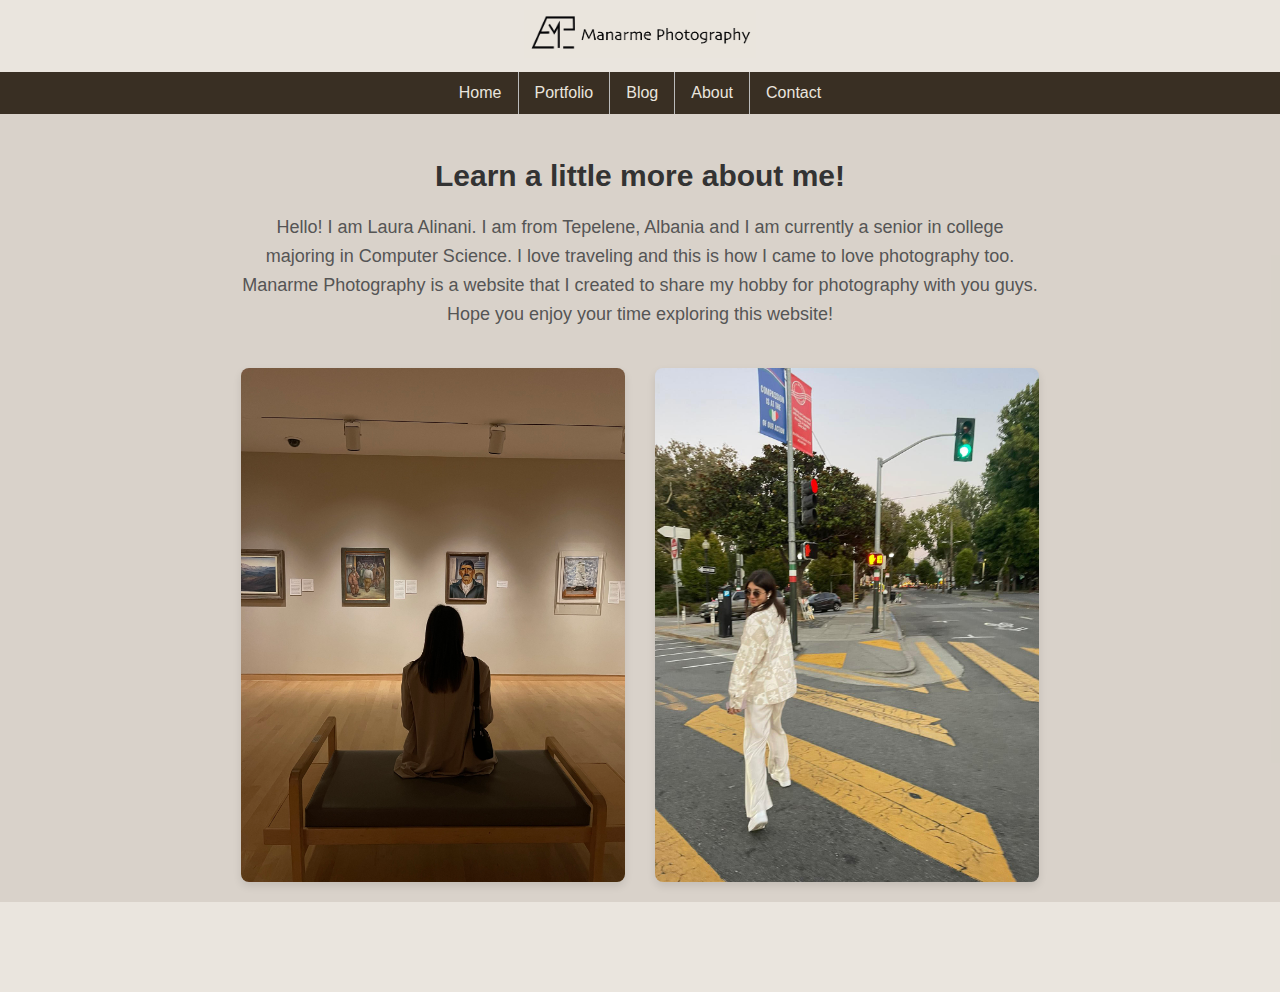
<file: html/about.html>
<!DOCTYPE html>
<html lang="en">

<head>
    <title></title>
    <link href="../css/about.css" rel="stylesheet" />
</head>

<body>

    <header>
        <div id="head">
            <img src="../images/Logo.png" width="232.6" height="48.4">
        </div>
        <nav>

            <ul>
                <li><a href="../index.html">Home</a></li>
                <li><a href="../html/portfolio.html">Portfolio</a></li>
                <li><a href="../html/blog.html">Blog</a></li>
                <li><a href="../html/about.html">About</a></li>
                <li><a href="../html/contact.html">Contact</a></li>
            </ul>

        </nav>

    </header>

    <main>

        <h2>Learn a little more about me!</h2>

        <p id="aboutText">Hello! I am Laura Alinani. I am from Tepelene, Albania and I am currently a senior in
            college
            majoring in Computer Science. I love traveling and this is how I came to love photography too.
            Manarme
            Photography is a website that I created to share my hobby for photography with you guys.
            Hope you enjoy your time exploring this website!
        </p>

        <div>
            <img src="../images/32.jpg" width="384" height="514" id="img12">
            <img src="../images/33.JPG" width="384" height="514" id="img21">
        </div>

    </main>

    <footer>
        <p>&copy;2024 Manarme Photography</p>
    </footer>

</body>

</html>
</file>
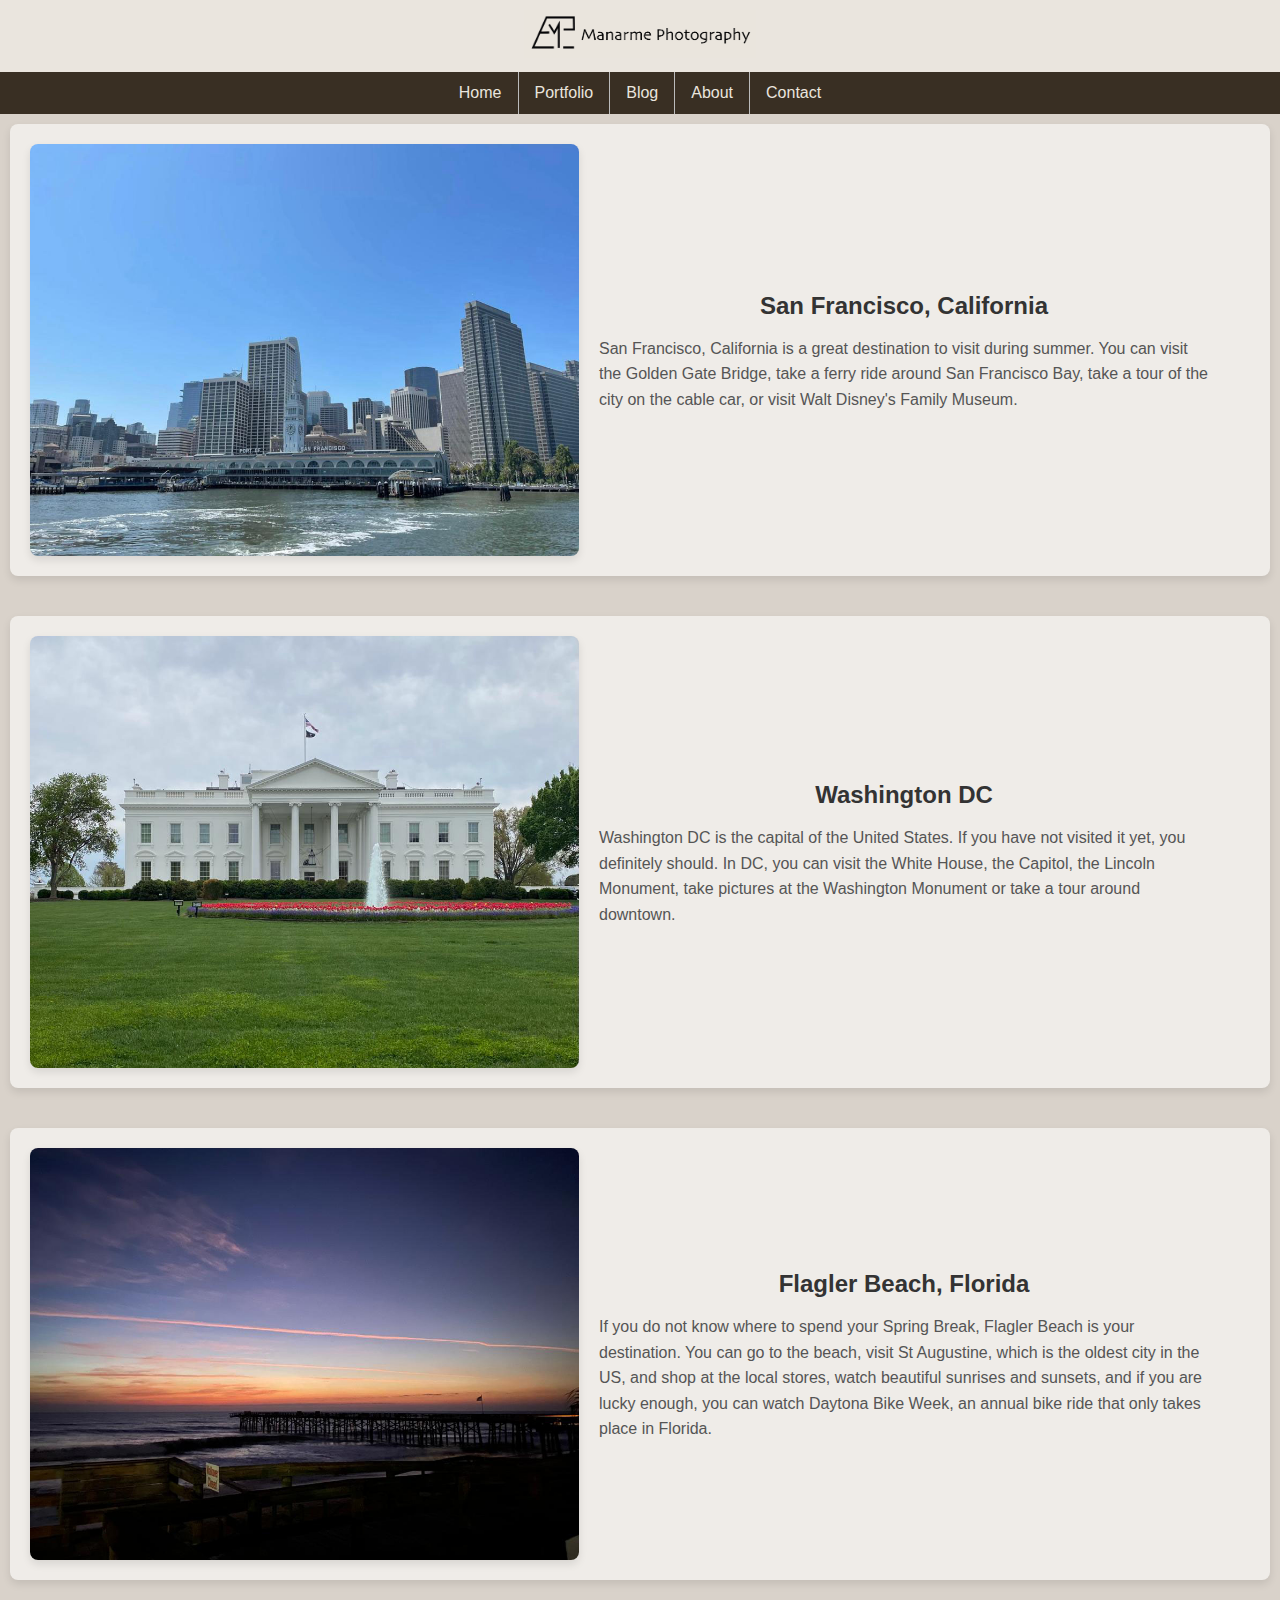
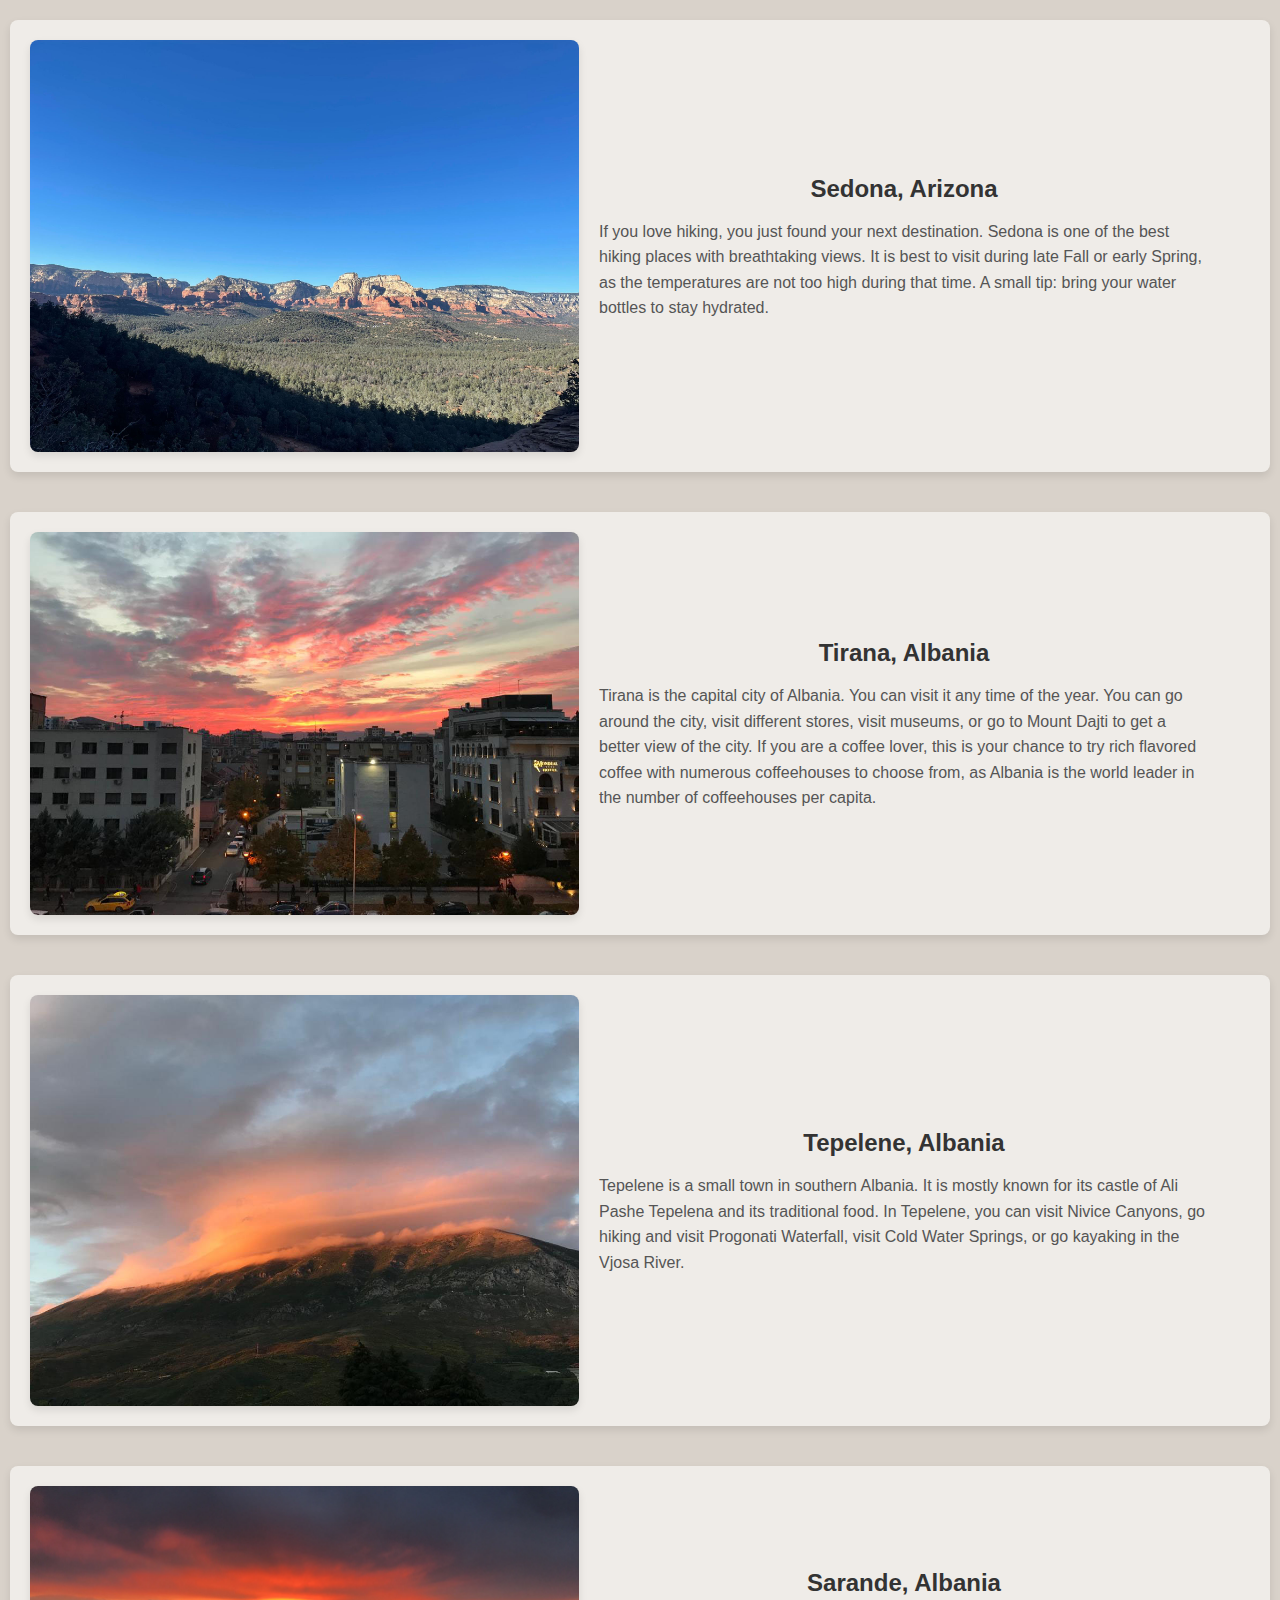
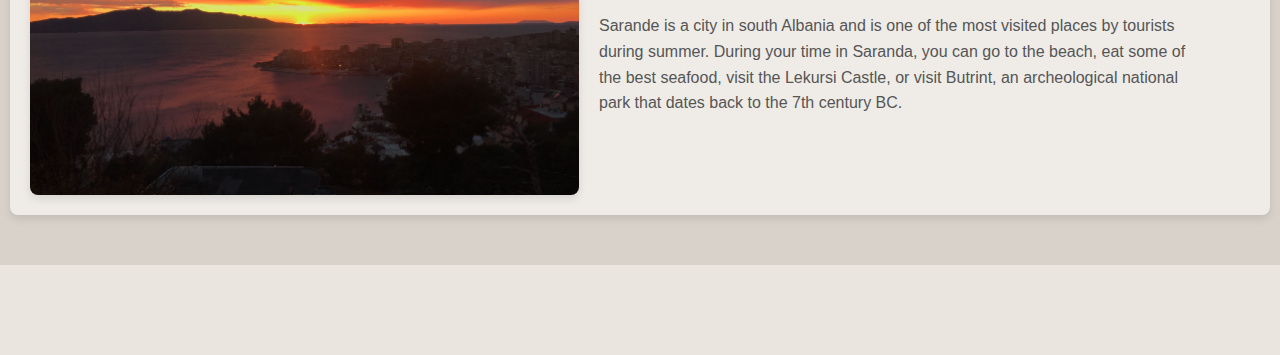
<file: html/blog.html>
<!DOCTYPE html>
<html lang="en">

<head>
    <title>Blog</title>
    <link href="../css/blog.css" rel="stylesheet" />
</head>

<body>
    <div id="container">
        <header>
            <div id="head">
                <img src="../images/Logo.png" width="232.6" height="48.4" alt="Logo">
            </div>

            <nav>
                <ul>
                    <li><a href="../index.html">Home</a></li>
                    <li><a href="../html/portfolio.html">Portfolio</a></li>
                    <li><a href="../html/blog.html">Blog</a></li>
                    <li><a href="../html/about.html">About</a></li>
                    <li><a href="../html/contact.html">Contact</a></li>
                </ul>
            </nav>
        </header>

        <main>
            <!-- Blog Post 1: San Francisco, California -->
            <div class="blog-post">
                <img src="../images/29.jpg" id="blog" alt="San Francisco, California">
                <div class="blog-post-text">
                    <h2>San Francisco, California</h2>
                    <p>San Francisco, California is a great destination to visit during summer. You can visit the Golden Gate Bridge, take a ferry ride around San Francisco Bay, take a tour of the city on the cable car, or visit Walt Disney's Family Museum.</p>
                </div>
            </div>

            <!-- Blog Post 2: Washington DC -->
            <div class="blog-post">
                <img src="../images/30.jpg" id="blog" alt="Washington DC">
                <div class="blog-post-text">
                    <h2>Washington DC</h2>
                    <p>Washington DC is the capital of the United States. If you have not visited it yet, you definitely should. In DC, you can visit the White House, the Capitol, the Lincoln Monument, take pictures at the Washington Monument or take a tour around downtown.</p>
                </div>
            </div>

            <!-- Blog Post 3: Flagler Beach, Florida -->
            <div class="blog-post">
                <img src="../images/22.jpg" id="blog" alt="Flagler Beach, Florida">
                <div class="blog-post-text">
                    <h2>Flagler Beach, Florida</h2>
                    <p>If you do not know where to spend your Spring Break, Flagler Beach is your destination. You can go to the beach, visit St Augustine, which is the oldest city in the US, and shop at the local stores, watch beautiful sunrises and sunsets, and if you are lucky enough, you can watch Daytona Bike Week, an annual bike ride that only takes place in Florida.</p>
                </div>
            </div>

            <!-- Blog Post 4: Sedona, Arizona -->
            <div class="blog-post">
                <img src="../images/31.JPG" id="blog" alt="Sedona, Arizona">
                <div class="blog-post-text">
                    <h2>Sedona, Arizona</h2>
                    <p>If you love hiking, you just found your next destination. Sedona is one of the best hiking places with breathtaking views. It is best to visit during late Fall or early Spring, as the temperatures are not too high during that time. A small tip: bring your water bottles to stay hydrated.</p>
                </div>
            </div>

            <!-- Blog Post 5: Tirana, Albania -->
            <div class="blog-post">
                <img src="../images/3.jpg" id="blog" alt="Tirana, Albania">
                <div class="blog-post-text">
                    <h2>Tirana, Albania</h2>
                    <p>Tirana is the capital city of Albania. You can visit it any time of the year. You can go around the city, visit different stores, visit museums, or go to Mount Dajti to get a better view of the city. If you are a coffee lover, this is your chance to try rich flavored coffee with numerous coffeehouses to choose from, as Albania is the world leader in the number of coffeehouses per capita.</p>
                </div>
            </div>

            <!-- Blog Post 6: Tepelene, Albania -->
            <div class="blog-post">
                <img src="../images/4.jpg" id="blog" alt="Tepelene, Albania">
                <div class="blog-post-text">
                    <h2>Tepelene, Albania</h2>
                    <p>Tepelene is a small town in southern Albania. It is mostly known for its castle of Ali Pashe Tepelena and its traditional food. In Tepelene, you can visit Nivice Canyons, go hiking and visit Progonati Waterfall, visit Cold Water Springs, or go kayaking in the Vjosa River.</p>
                </div>
            </div>

            <!-- Blog Post 7: Sarande, Albania -->
            <div class="blog-post">
                <img src="../images/1.JPG" id="blog" alt="Sarande, Albania">
                <div class="blog-post-text">
                    <h2>Sarande, Albania</h2>
                    <p>Sarande is a city in south Albania and is one of the most visited places by tourists during summer. During your time in Saranda, you can go to the beach, eat some of the best seafood, visit the Lekursi Castle, or visit Butrint, an archeological national park that dates back to the 7th century BC.</p>
                </div>
            </div>
        </main>

        <footer>
            <p>&copy;2024 Manarme Photography</p>
        </footer>

    </div>
</body>

</html>
</file>
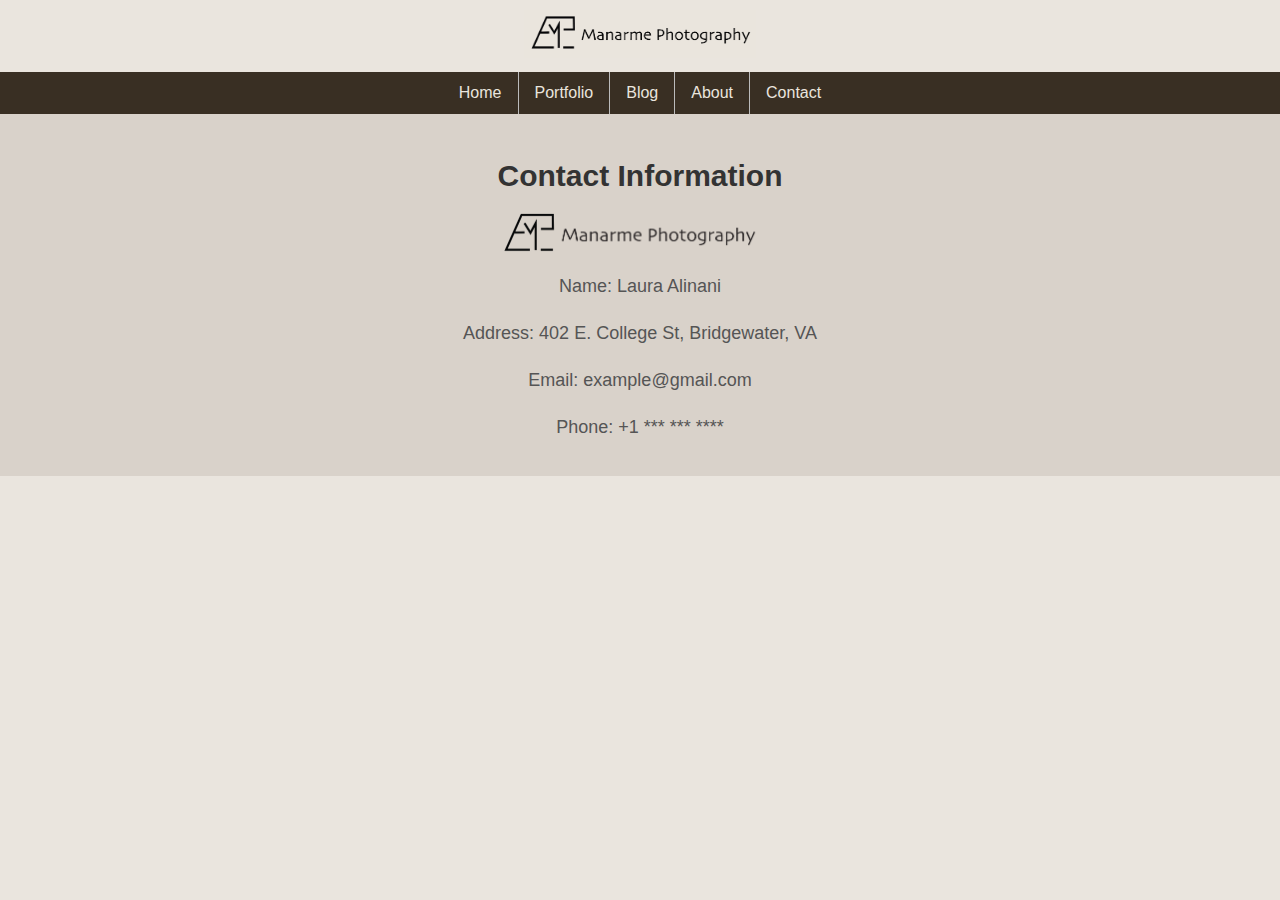
<file: html/contact.html>
<!DOCTYPE html>
<html lang="en">

<head>
    <title></title>
    <link href="../css/contact.css" rel="stylesheet" />
</head>

<body>
    <div id="container">
        <header>

            <div id="head">
                <img src="../images/Logo.png" width="232.6" height="48.4">
            </div>
            <nav>

                <ul>
                    <li><a href="../index.html">Home</a></li>
                <li><a href="../html/portfolio.html">Portfolio</a></li>
                <li><a href="../html/blog.html">Blog</a></li>
                <li><a href="../html/about.html">About</a></li>
                <li><a href="../html/contact.html">Contact</a></li>
                </ul>

            </nav>

        </header>
        <main>
            <h2>Contact Information</h2>
            <img src="../images/MP Logo.png" width="272.125 px" height="39.25 px" id="MPlogo">
            <p id="contactText">Name: Laura Alinani</p>
            <p id="contactText"> Address: 402 E. College St, Bridgewater, VA</p>
            <p id="contactText">Email: example@gmail.com</p>
            <p id="contactText">Phone: +1 *** *** ****</p>


        </main>

        <footer>
            <p>&copy;2024 Manarme Photography</p>
        </footer>

</body>

</html>
</file>
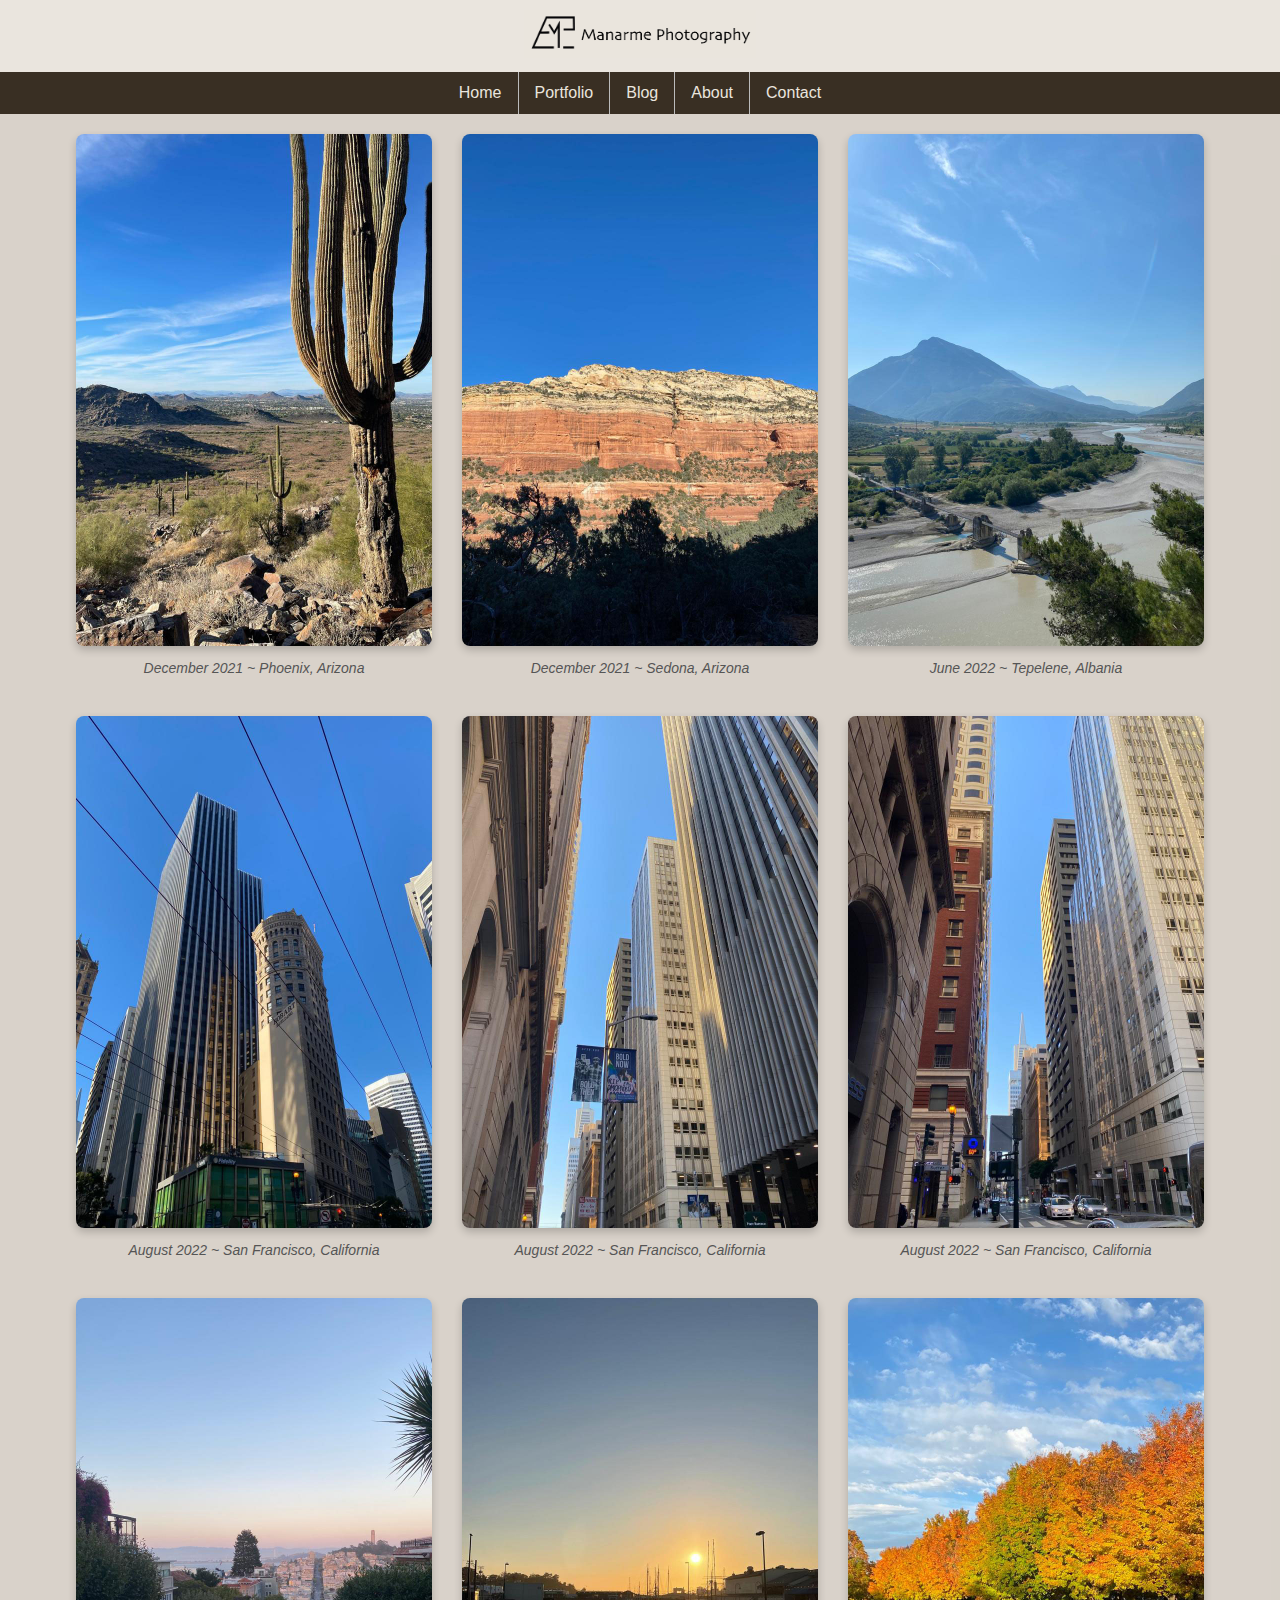
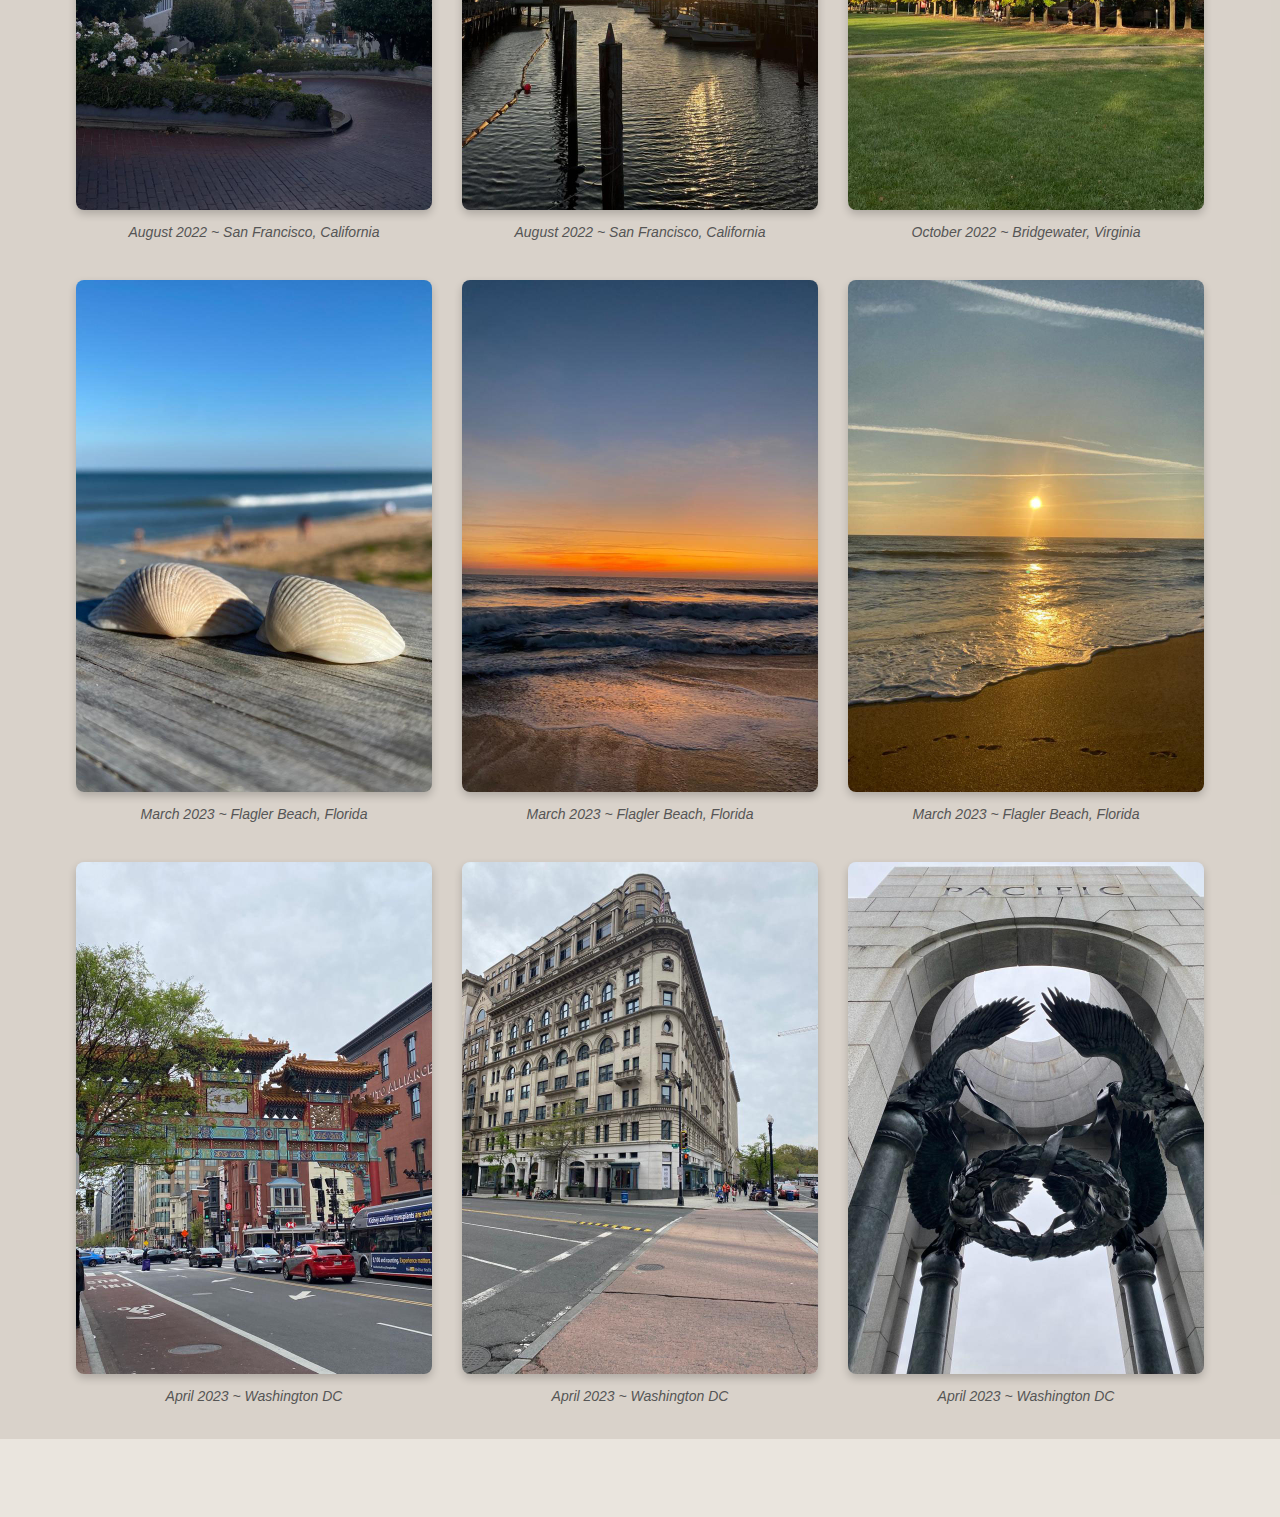
<file: html/portfolio.html>
<!DOCTYPE html>
<html lang="en">

<head>
    <title>Portfolio - Manarme Photography</title>
    <link href="../css/portfolio.css" rel="stylesheet" />
</head>

<body>

    <header>
        <div id="head">
            <img src="../images/Logo.png" width="232.6" height="48.4" alt="Logo">
        </div>

        <nav>
            <ul>
                <li><a href="../index.html">Home</a></li>
                <li><a href="../html/portfolio.html">Portfolio</a></li>
                <li><a href="../html/blog.html">Blog</a></li>
                <li><a href="../html/about.html">About</a></li>
                <li><a href="../html/contact.html">Contact</a></li>
            </ul>
        </nav>
    </header>

    <main>
        <!-- Portfolio Images and Captions -->
        <div class="portfolio-item">
            <img src="../images/6.jpg" id="portfolio" alt="Phoenix, Arizona">
            <p id="portfolioText">December 2021 ~ Phoenix, Arizona</p>
        </div>

        <div class="portfolio-item">
            <img src="../images/7.jpg" id="portfolio" alt="Sedona, Arizona">
            <p id="portfolioText">December 2021 ~ Sedona, Arizona</p>
        </div>

        <div class="portfolio-item">
            <img src="../images/10.jpg" id="portfolio" alt="Tepelene, Albania">
            <p id="portfolioText">June 2022 ~ Tepelene, Albania</p>
        </div>

        <div class="portfolio-item">
            <img src="../images/13.jpg" id="portfolio" alt="San Francisco, California">
            <p id="portfolioText">August 2022 ~ San Francisco, California</p>
        </div>

        <div class="portfolio-item">
            <img src="../images/14.jpg" id="portfolio" alt="San Francisco, California">
            <p id="portfolioText">August 2022 ~ San Francisco, California</p>
        </div>

        <div class="portfolio-item">
            <img src="../images/15.jpg" id="portfolio" alt="San Francisco, California">
            <p id="portfolioText">August 2022 ~ San Francisco, California</p>
        </div>

        <div class="portfolio-item">
            <img src="../images/16.jpg" id="portfolio" alt="San Francisco, California">
            <p id="portfolioText">August 2022 ~ San Francisco, California</p>
        </div>

        <div class="portfolio-item">
            <img src="../images/17.jpg" id="portfolio" alt="Bridgewater, Virginia">
            <p id="portfolioText">August 2022 ~ San Francisco, California</p>
        </div>

        <div class="portfolio-item">
            <img src="../images/18.jpg" id="portfolio" alt="Bridgewater, Virginia">
            <p id="portfolioText">October 2022 ~ Bridgewater, Virginia</p>
        </div>

        <div class="portfolio-item">
            <img src="../images/20.jpg" id="portfolio" alt="Flagler Beach, Florida">
            <p id="portfolioText">March 2023 ~ Flagler Beach, Florida</p>
        </div>

        <div class="portfolio-item">
            <img src="../images/23.jpg" id="portfolio" alt="Flagler Beach, Florida">
            <p id="portfolioText">March 2023 ~ Flagler Beach, Florida</p>
        </div>

        <div class="portfolio-item">
            <img src="../images/24.jpg" id="portfolio" alt="Flagler Beach, Florida">
            <p id="portfolioText">March 2023 ~ Flagler Beach, Florida</p>
        </div>

        <div class="portfolio-item">
            <img src="../images/25.jpg" id="portfolio" alt="Washington DC">
            <p id="portfolioText">April 2023 ~ Washington DC</p>
        </div>

        <div class="portfolio-item">
            <img src="../images/26.jpg" id="portfolio" alt="Washington DC">
            <p id="portfolioText">April 2023 ~ Washington DC</p>
        </div>

        <div class="portfolio-item">
            <img src="../images/28.jpg" id="portfolio" alt="Washington DC">
            <p id="portfolioText">April 2023 ~ Washington DC</p>
        </div>
    </main>

    <footer>
        <p>&copy;2024 Manarme Photography</p>
    </footer>

</body>

</html>
</file>
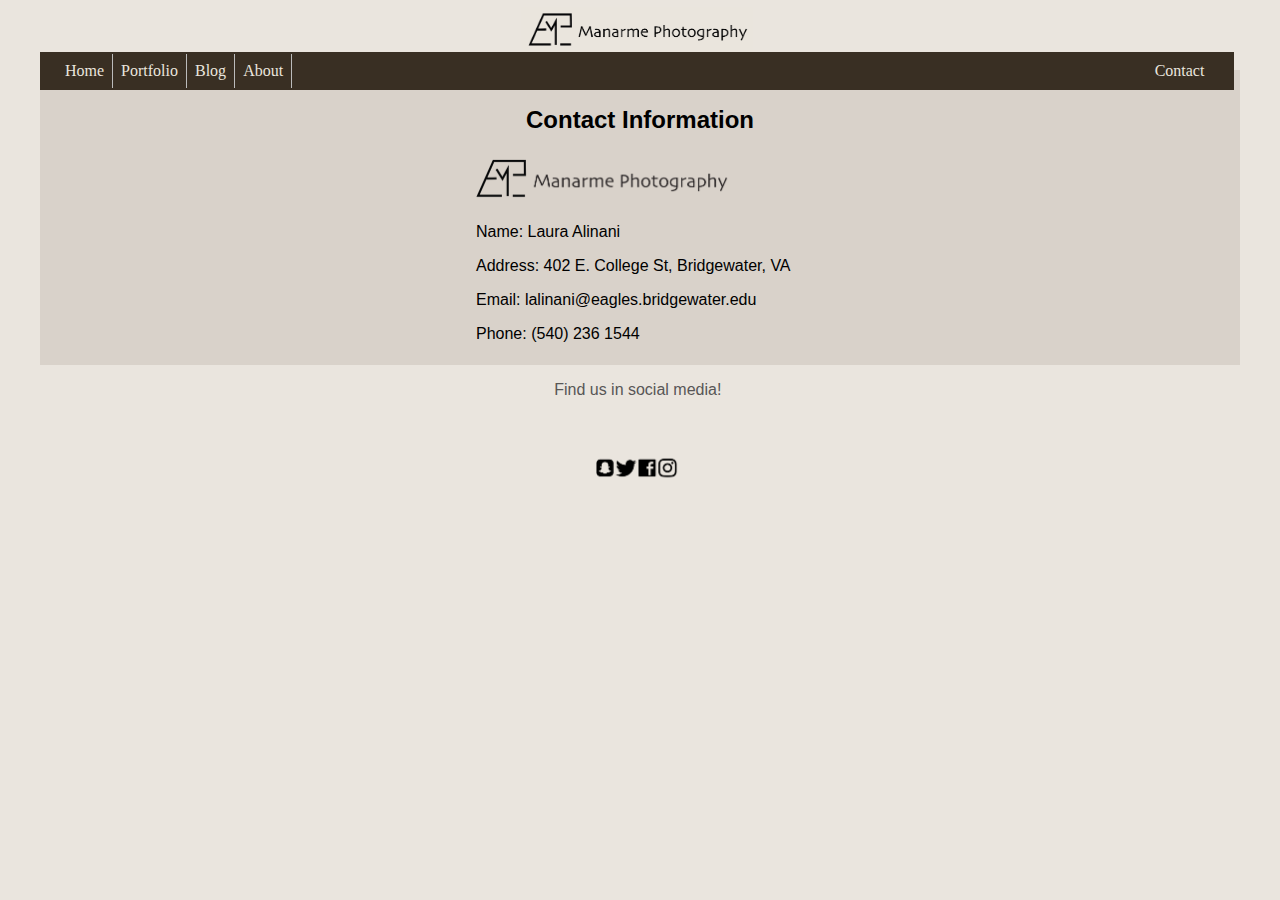
<file: problem_5_pages/contact.html>
<!DOCTYPE html>
<html lang="en">

<head>
    <title></title>
    <link href="../problem_5_css/problem5.css" rel="stylesheet" />
</head>

<body>
    <div id="container">
        <header>

            <div id="head">
                <img src="../images/Logo.png" width="232.6" height="48.4">
            </div>
            <nav>

                <ul>
                    <li><a href="../problem_5_root/index.html">Home</a></li>
                    <li><a href="../problem_5_pages/portfolio.html">Portfolio</a></li>
                    <li><a href="../problem_5_pages/blog.html">Blog</a></li>
                    <li><a href="../problem_5_pages/about.html">About</a></li>
                    <li><a href="../problem_5_pages/contact.html">Contact</a></li>
                </ul>

            </nav>

        </header>
        <main>
            <h2>Contact Information</h2>
            <img src="../images/MP Logo.png" width="272.125 px" height="39.25 px" id="MPlogo">
            <p id="contactText">Name: Laura Alinani</p>
            <p id="contactText"> Address: 402 E. College St, Bridgewater, VA</p>
            <p id="contactText">Email: lalinani@eagles.bridgewater.edu</p>
            <p id="contactText">Phone: (540) 236 1544</p>


        </main>

        <footer>
            <p>Find us in social media!</p>
            <img src="../images/Social Media.webp" width="93 px" height="93px" id="socialMedia">
        </footer>

</body>

</html>
</file>
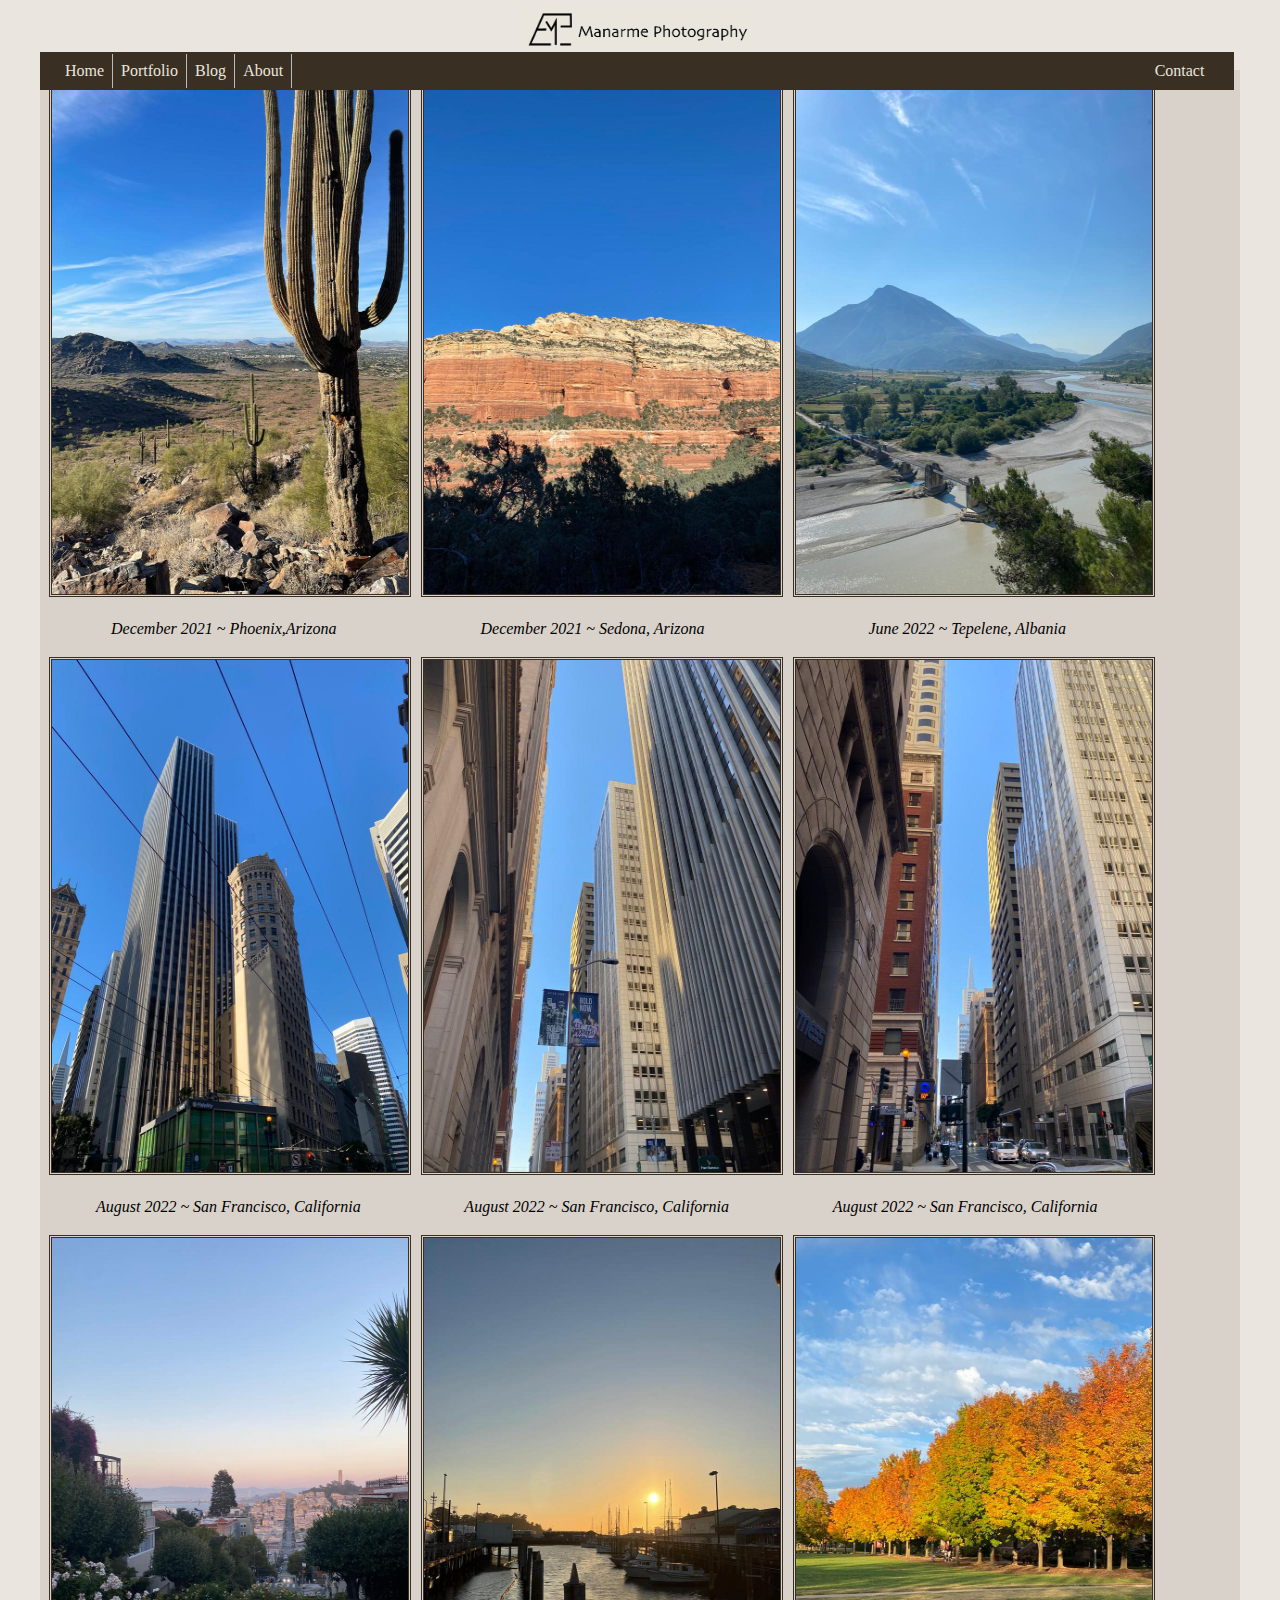
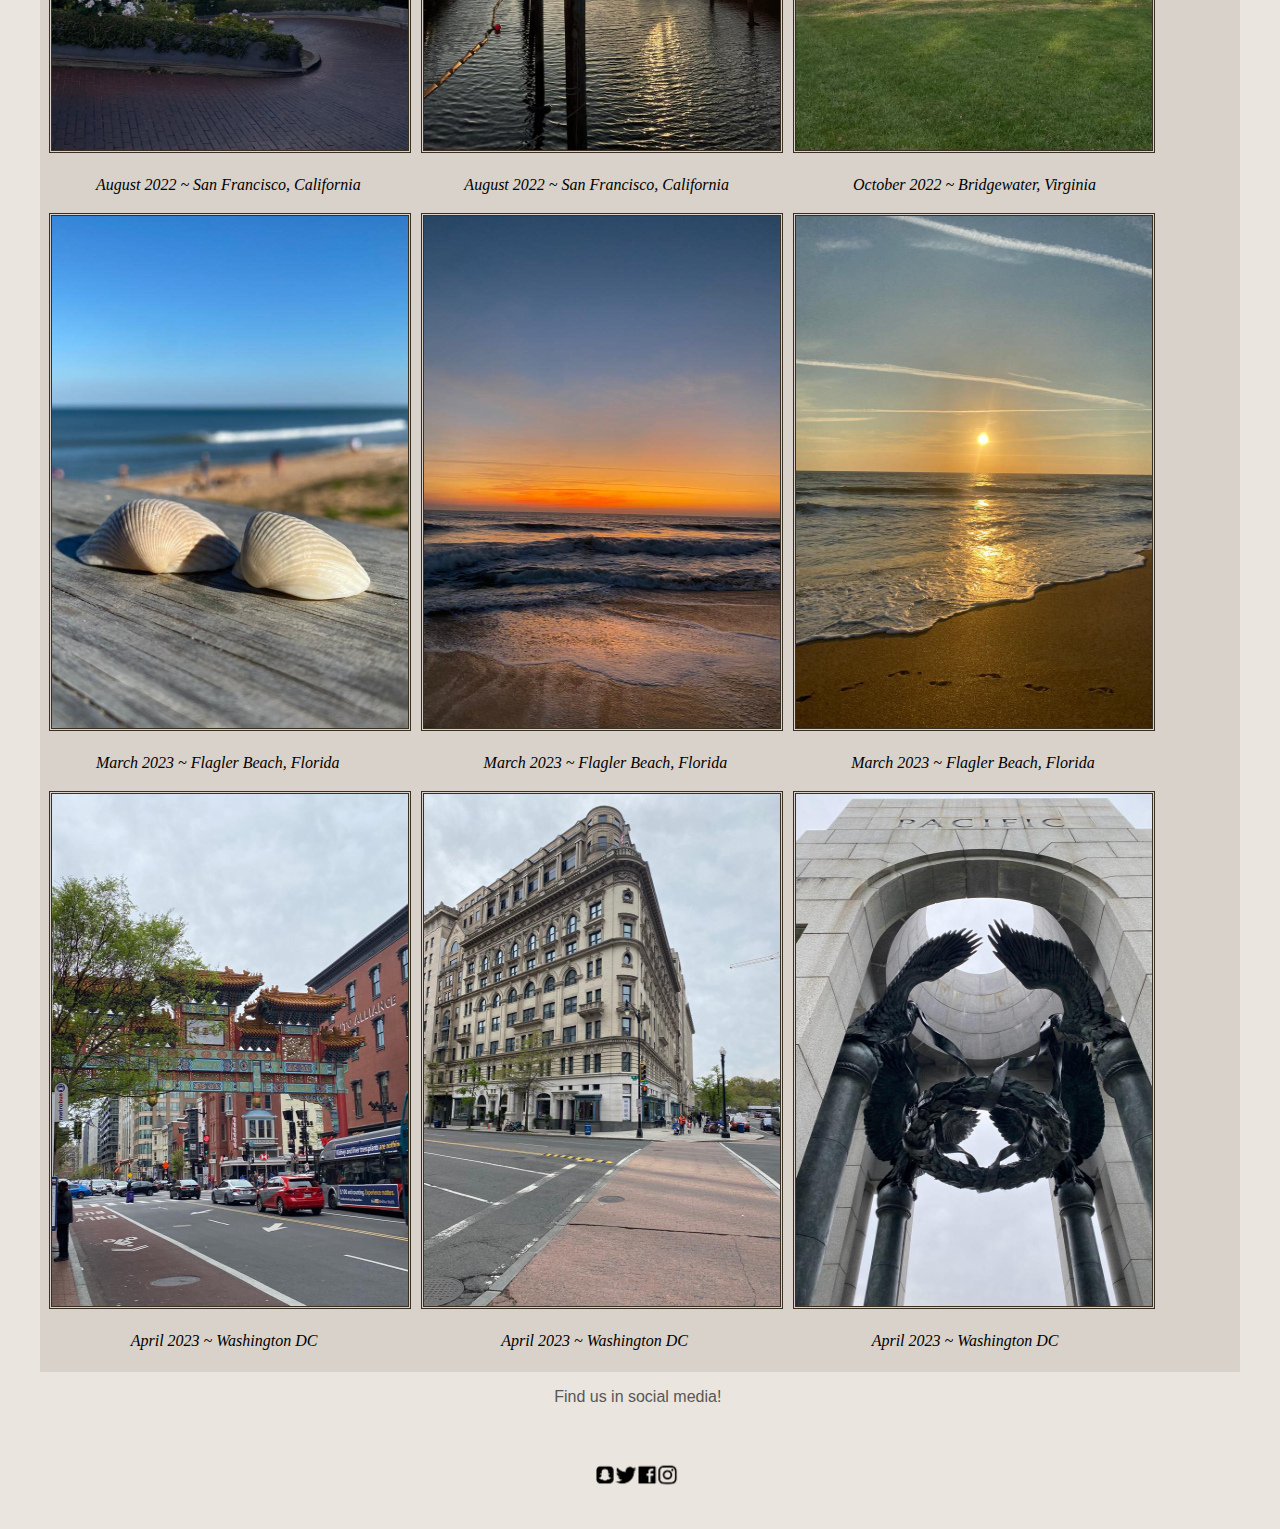
<file: problem_5_pages/portfolio.html>
<!DOCTYPE html>
<html lang="en">

<head>
    <title></title>
    <link href="../problem_5_css/problem5.css" rel="stylesheet" />
</head>

<body>

    <header>
        <div id="head">
            <img src="../images/Logo.png" width="232.6" height="48.4">
        </div>

        <nav>

            <ul>
                <li><a href="../problem_5_root/index.html">Home</a></li>
                <li><a href="../problem_5_pages/portfolio.html">Portfolio</a></li>
                <li><a href="../problem_5_pages/blog.html">Blog</a></li>
                <li><a href="../problem_5_pages/about.html">About</a></li>
                <li><a href="../problem_5_pages/contact.html">Contact</a></li>
            </ul>

        </nav>

    </header>

    <main>
        <img src="../images/6.jpg" id="portfolio" width="356 px" height="512 px">
        <img src="../images/7.jpg" id="portfolio" width="356 px" height="512 px">
        <img src="../images/10.jpg" id="portfolio" width="356 px" height="512 px">

        <p id="portfolioText"> December 2021 ~ Phoenix,Arizona
            &emsp; &emsp; &emsp; &emsp; &emsp; &emsp; &emsp;
            December 2021 ~ Sedona, Arizona
            &emsp; &emsp; &emsp; &emsp; &emsp; &emsp; &emsp; &emsp;
            June 2022 ~ Tepelene, Albania
        </p>

        <img src="../images/13.jpg" id="portfolio" width="356 px" height="512 px">
        <img src="../images/14.jpg" id="portfolio" width="356 px" height="512 px">
        <img src="../images/15.jpg" id="portfolio" width="356 px" height="512 px">

        <p id="portfolioText1"> August 2022 ~ San Francisco, California
            &emsp; &emsp; &emsp; &emsp; &emsp;
            August 2022 ~ San Francisco, California
            &emsp; &emsp; &emsp; &emsp; &emsp;
            August 2022 ~ San Francisco, California
        </p>

        <img src="../images/16.jpg" id="portfolio" width="356 px" height="512 px">
        <img src="../images/17.jpg" id="portfolio" width="356 px" height="512 px">
        <img src="../images/18.jpg" id="portfolio" width="356 px" height="512 px">

        <p id="portfolioText1"> August 2022 ~ San Francisco, California
            &emsp; &emsp; &emsp; &emsp; &emsp;
            August 2022 ~ San Francisco, California
            &emsp; &emsp; &emsp; &emsp; &emsp; &emsp;
            October 2022 ~ Bridgewater, Virginia
        </p>

        <img src="../images/20.jpg" id="portfolio" width="356 px" height="512 px">
        <img src="../images/23.jpg" id="portfolio" width="356 px" height="512 px">
        <img src="../images/24.jpg" id="portfolio" width="356 px" height="512 px">

        <p id="portfolioText1"> March 2023 ~ Flagler Beach, Florida
            &emsp; &emsp; &emsp; &emsp; &emsp; &emsp; &emsp;
            March 2023 ~ Flagler Beach, Florida
            &emsp; &emsp; &emsp; &emsp; &emsp; &emsp;
            March 2023 ~ Flagler Beach, Florida
        </p>

        <img src="../images/25.jpg" id="portfolio" width="356 px" height="512 px">
        <img src="../images/26.jpg" id="portfolio" width="356 px" height="512 px">
        <img src="../images/28.jpg" id="portfolio" width="356 px" height="512 px">

        <p id="portfolioText"> &emsp; April 2023 ~ Washington DC
            &emsp; &emsp; &emsp; &emsp; &emsp; &emsp; &emsp; &emsp; &emsp;
            April 2023 ~ Washington DC
            &emsp; &emsp; &emsp; &emsp; &emsp; &emsp; &emsp; &emsp; &emsp;
            April 2023 ~ Washington DC
        </p>

    </main>

    <footer>
        <p>Find us in social media!</p>
        <img src="../images/Social Media.webp" width="93 px" height="93px" id="socialMedia">
    </footer>
</body>

</html>
</file>
<file: problem_5_css/problem5.css>
html {
  box-sizing: border-box;
  font-size: 100%;
}

body {
  font-size: 100%;
  background-color: rgb(234, 229, 222);
  margin: 0;
}

main {
  margin: 40px;
  background-color: rgba(192, 183, 173, 0.418);
  padding: 6px;
  margin-bottom: 0px;
  margin-top: 70px;
}

#head {
  list-style-type: none;
  padding: 2px;
  overflow: hidden;
  background-color: rgb(234, 229, 222);
  position: fixed;
  top: 0;
  width: 93%;
  margin-left: 40px;
  text-align: center;
  font-family: 'Gill Sans', 'Gill Sans MT', Calibri, 'Trebuchet MS', sans-serif;
  font-size: large;

}

h2 {
  margin-top: 30px;
  text-align: center;
  font-family: 'Gill Sans', 'Gill Sans MT', Calibri, 'Trebuchet MS', sans-serif;
}

#text {
  text-align: center;
  font-style: italic;
  margin-top: -4px;
}

#text12 {
  text-align: right;
  font-style: italic;
  margin-right: 190px;
}

#indexText {
  margin: 45px;
  font-family: 'Lucida Sans', 'Lucida Sans Regular', 'Lucida Grande', 'Lucida Sans Unicode', Geneva, Verdana, sans-serif;
  font-size: large;
  text-align: center;
}

#banner {
  margin-top: -5px;
  margin-left: -6px;
}

#img12 {
  margin-left: 140px;
  border: #392f23;
  border-style: double;
}

#img21 {
  margin-left: 40px;
  border: #392f23;
  border-style: double;
}

img {
  margin: 5px;
}

#blog {
  margin-left: 210px;
  border: #392f23;
  border-style: double;

}

#blogText {
  margin-left: 210px;
  font-family: 'Lucida Sans', 'Lucida Sans Regular', 'Lucida Grande', 'Lucida Sans Unicode', Geneva, Verdana, sans-serif;
}


#portfoliotxt {
  background-color: #392f23;
  font-size: large;
  margin-left: 500px;
  margin-top: -45px;
  display: block;
  color: rgb(234, 229, 222);
  text-align: center;
  width: 10%;
}

#portfolio {
  border: #392f23;
  border-style: double;
  margin: 3px;
}

#portfolioText {
  margin-left: 65px;
  font-style: italic;
}

#portfolioText1 {
  margin-left: 50px;
  font-style: italic;
}

#aboutText {
  margin-left: 140px;
  font-family: 'Lucida Sans', 'Lucida Sans Regular', 'Lucida Grande', 'Lucida Sans Unicode', Geneva, Verdana, sans-serif;
}

#MPlogo {
  margin-left: 430px;
}

#contactText {
  margin-left: 430px;
  font-family: 'Gill Sans', 'Gill Sans MT', Calibri, 'Trebuchet MS', sans-serif;
}

#socailMedia {
  margin-top: -20px;
}

ul {
  list-style-type: none;
  background-color: #392f23;
  margin-top: 52px;
  padding: 2px;
  overflow: hidden;
  position: fixed;
  top: 0;
  width: 93%;
  margin-left: 40px;
}

li {
  float: left;
  border-right: 1px solid #bbb;
  margin-right: -15px;
}


li a {
  display: block;
  color: rgb(234, 229, 222);
  text-align: center;
  padding: 8px 8px;
  text-decoration: none;
}

li:last-child {
  border-right: none;
  float: right;
  margin-right: 20px;
}

li a:hover:not(.active) {
  background-color: rgba(29, 26, 26, 0.947);
}

a {
  margin-left: 15px;
}

footer {
  background-color: rgb(234, 229, 222);
  text-align: center;
  font-family: 'Gill Sans', 'Gill Sans MT', Calibri, 'Trebuchet MS', sans-serif;
  color: #585656;
  margin-bottom: -30px;
  height: 60px;
  margin-left: 40px;
  width: 93.4%;
}
</file>
<file: css/about.css>
/* General reset and base styles */
html {
    box-sizing: border-box;
    font-size: 100%;
}

body {
    font-size: 100%;
    background-color: rgb(234, 229, 222);
    margin: 0;
    font-family: 'Lucida Sans', 'Lucida Sans Regular', 'Lucida Grande', 'Lucida Sans Unicode', Geneva, Verdana, sans-serif;
}

/* Header styling */
#head {
    padding: 10px;
    text-align: center;
    background-color: rgb(234, 229, 222);
}

#head img {
    max-width: 20%; /* Makes the logo responsive */
    height: auto;
}

/* Navigation Bar Full Width */
nav {
    background-color: #392f23;
    width: 100%; /* Full width */
    position: sticky; /* Keeps it at the top while scrolling */
    top: 0;
    z-index: 1000; /* Keeps the navigation bar on top of other content */
}

ul {
    list-style-type: none;
    padding: 0;
    margin: 0;
    display: flex;
    justify-content: center;
    text-align: center;
}

li {
    border-right: 1px solid #bbb;
}

li:last-child {
    border-right: none;
}

li a {
    display: block;
    color: rgb(234, 229, 222);
    padding: 12px 16px;
    text-decoration: none;
    transition: background-color 0.3s ease, transform 0.3s ease;
}

li a:hover {
    background-color: rgba(29, 26, 26, 0.947);
    transform: translateY(-3px); /* Slight lift effect */
}

/* Main Content */
main {
    width: 100%;
    background-color: rgba(192, 183, 173, 0.418);
    padding: 20px;
    margin-top: 0px; /* Adjusted to avoid overlap with fixed header */
    box-sizing: border-box;
    text-align: center;
}

h2 {
    font-size: 30px;
    color: #333;
    margin-bottom: 20px;
}

/* About Text */
#aboutText {
    font-size: 18px;
    color: #555;
    line-height: 1.6;
    margin-bottom: 30px;
    text-align: center;
    max-width: 800px;
    margin-left: auto;
    margin-right: auto;
}

/* Image Styling */
main div {
    display: flex;
    justify-content: center;
    gap: 30px;
    margin-top: 40px;
}

main div img {
    width: 384px;
    height: 514px;
    border-radius: 8px;
    box-shadow: 0 4px 8px rgba(0, 0, 0, 0.1);
    transition: transform 0.3s ease-in-out;
}

main div img:hover {
    transform: scale(1.05); /* Slight zoom effect */
}

/* Footer styling */
footer {
    background-color: rgb(234, 229, 222);
    text-align: center;
    color: #585656;
    padding: 20px 0;
    opacity: 0;
    animation: fadeIn 1s ease-in-out forwards;
}

footer img {
    width: 50px;
    height: 50px;
    margin-top: 10px;
    transform: translateY(20px);
    opacity: 0;
    animation: slideUp 0.8s 0.5s ease-out forwards;
}

@keyframes fadeIn {
    to {
        opacity: 1;
    }
}

@keyframes slideUp {
    to {
        transform: translateY(0);
        opacity: 1;
    }
}

/* Media Queries for Responsiveness */
@media (max-width: 768px) {
    h2 {
        font-size: 24px;
    }

    #aboutText {
        font-size: 16px;
    }

    main div {
        flex-direction: column;
        align-items: center;
    }

    main div img {
        width: 80%;
        margin-bottom: 20px;
    }
}

@media (max-width: 480px) {
    nav ul li {
        display: block;
        margin: 10px 0;
    }

    nav ul li a {
        font-size: 16px;
    }

    footer p {
        font-size: 16px;
    }

    #socialMedia {
        width: 70px;
        height: 70px;
    }
}
</file>
<file: css/blog.css>
/* General reset and base styles */
html {
    box-sizing: border-box;
    font-size: 100%;
}

body {
    font-size: 100%;
    background-color: rgb(234, 229, 222);
    margin: 0;
    font-family: 'Lucida Sans', 'Lucida Sans Regular', 'Lucida Grande', 'Lucida Sans Unicode', Geneva, Verdana, sans-serif;
}

/* Header styling */
#head {
    padding: 10px;
    text-align: center;
    background-color: rgb(234, 229, 222);
}

#head img {
    max-width: 20%; /* Makes the logo responsive */
    height: auto;
}

/* Navigation Bar Full Width */
nav {
    background-color: #392f23;
    width: 100%; /* Full width */
    position: sticky; /* Keeps it at the top while scrolling */
    top: 0;
    z-index: 1000; /* Keeps the navigation bar on top of other content */
}

ul {
    list-style-type: none;
    padding: 0;
    margin: 0;
    display: flex;
    justify-content: center;
    text-align: center;
}

li {
    border-right: 1px solid #bbb;
}

li:last-child {
    border-right: none;
}

li a {
    display: block;
    color: rgb(234, 229, 222);
    padding: 12px 16px;
    text-decoration: none;
    transition: background-color 0.3s ease, transform 0.3s ease;
}

li a:hover {
    background-color: rgba(29, 26, 26, 0.947);
    transform: translateY(-3px); /* Slight lift effect */
}

/* Main Content */
main {
    width: 100%;
    background-color: rgba(192, 183, 173, 0.418);
    padding: 10px;
    margin-top: 0px; /* Adjusted to avoid overlap with fixed header */
    box-sizing: border-box;
    display: flex;
    flex-wrap: wrap;
    justify-content: center;
}

/* Blog post styles */
.blog-post {
    display: flex;
    align-items: center;
    margin-bottom: 40px;
    padding: 20px;
    background-color: rgb(239, 236, 232);
    border-radius: 8px;
    box-shadow: 0 4px 8px rgba(0, 0, 0, 0.1);
    gap: 20px;
    transition: box-shadow 0.3s ease-in-out;
}

.blog-post:hover {
    box-shadow: 0 4px 12px rgba(0, 0, 0, 0.2);
}

.blog-post img {
    width: 45%;
    height: auto;
    border-radius: 8px;
    box-shadow: 0 4px 8px rgba(0, 0, 0, 0.1);
    transition: transform 0.3s ease-in-out;
}

.blog-post img:hover {
    transform: scale(1.05); /* Slight zoom effect on hover */
}

.blog-post-text {
    width: 50%;
}

.blog-post-text h2 {
    font-size: 24px;
    text-align: center; /* Centering the title */
    margin-bottom: 10px;
    color: #333;
    text-transform: capitalize;
    font-weight: 600;
}

.blog-post-text p {
    font-size: 16px;
    color: #555;
    line-height: 1.6;
    cursor: pointer;
    transition: color 0.3s ease, transform 0.3s ease;
}


/* Footer styling */
footer {
    background-color: rgb(234, 229, 222);
    text-align: center;
    color: #585656;
    padding: 20px 0;
    opacity: 0;
    animation: fadeIn 1s ease-in-out forwards;
}

footer img {
    width: 50px;
    height: 50px;
    margin-top: 10px;
    transform: translateY(20px);
    opacity: 0;
    animation: slideUp 0.8s 0.5s ease-out forwards;
}

@keyframes fadeIn {
    to {
        opacity: 1;
    }
}

@keyframes slideUp {
    to {
        transform: translateY(0);
        opacity: 1;
    }
}

/* Media Queries for Responsiveness */
@media (max-width: 768px) {
    .blog-post {
        flex-direction: column;
        align-items: center;
    }

    .blog-post img {
        width: 80%;
        margin-bottom: 20px;
    }

    .blog-post-text {
        width: 80%;
    }

    .blog-post-text h2 {
        font-size: 22px;
    }

    .blog-post-text p {
        font-size: 14px;
    }
}

@media (max-width: 480px) {
    nav ul li {
        display: block;
        margin: 10px 0;
    }

    nav ul li a {
        font-size: 16px;
    }

    footer p {
        font-size: 16px;
    }

    #socialMedia {
        width: 70px;
        height: 70px;
    }
}
</file>
<file: css/contact.css>
/* General reset and base styles */
html {
    box-sizing: border-box;
    font-size: 100%;
}

body {
    font-size: 100%;
    background-color: rgb(234, 229, 222);
    margin: 0;
    font-family: 'Lucida Sans', 'Lucida Sans Regular', 'Lucida Grande', 'Lucida Sans Unicode', Geneva, Verdana, sans-serif;
}

/* Header styling */
#head {
    padding: 10px;
    text-align: center;
    background-color: rgb(234, 229, 222);
}

#head img {
    max-width: 20%; /* Makes the logo responsive */
    height: auto;
}

/* Navigation Bar Full Width */
nav {
    background-color: #392f23;
    width: 100%; /* Full width */
    position: sticky; /* Keeps it at the top while scrolling */
    top: 0;
    z-index: 1000; /* Keeps the navigation bar on top of other content */
}

ul {
    list-style-type: none;
    padding: 0;
    margin: 0;
    display: flex;
    justify-content: center;
    text-align: center;
}

li {
    border-right: 1px solid #bbb;
}

li:last-child {
    border-right: none;
}

li a {
    display: block;
    color: rgb(234, 229, 222);
    padding: 12px 16px;
    text-decoration: none;
    transition: background-color 0.3s ease, transform 0.3s ease;
}

li a:hover {
    background-color: rgba(29, 26, 26, 0.947);
    transform: translateY(-3px); /* Slight lift effect */
}

/* Main Content */
main {
    width: 100%;
    background-color: rgba(192, 183, 173, 0.418);
    padding: 20px;
    margin-top: 0px; /* Adjusted to avoid overlap with fixed header */
    box-sizing: border-box;
    text-align: center;
}

h2 {
    font-size: 30px;
    color: #333;
    margin-bottom: 20px;
}

/* Contact Info Text */
#contactText {
    font-size: 18px;
    color: #555;
    line-height: 1.6;
    margin-bottom: 15px;
    text-align: center;
    max-width: 800px;
    margin-left: auto;
    margin-right: auto;
}

/* Contact Image */
#MPlogo {
    width: 272px;
    height: 39px;
    margin-top: 20px;
    margin-bottom: 20px;
    display: block;
    margin-left: auto;
    margin-right: auto;
}

/* Footer styling */
footer {
    background-color: rgb(234, 229, 222);
    text-align: center;
    color: #585656;
    padding: 20px 0;
    opacity: 0;
    animation: fadeIn 1s ease-in-out forwards;
}

footer img {
    width: 50px;
    height: 50px;
    margin-top: 10px;
    transform: translateY(20px);
    opacity: 0;
    animation: slideUp 0.8s 0.5s ease-out forwards;
}

@keyframes fadeIn {
    to {
        opacity: 1;
    }
}

@keyframes slideUp {
    to {
        transform: translateY(0);
        opacity: 1;
    }
}

/* Media Queries for Responsiveness */
@media (max-width: 768px) {
    h2 {
        font-size: 24px;
    }

    #contactText {
        font-size: 16px;
    }

    main {
        padding: 15px;
    }
}

@media (max-width: 480px) {
    nav ul li {
        display: block;
        margin: 10px 0;
    }

    nav ul li a {
        font-size: 16px;
    }

    footer p {
        font-size: 16px;
    }

    #socialMedia {
        width: 70px;
        height: 70px;
    }
}
</file>
<file: css/portfolio.css>
/* General reset and base styles */
html {
    box-sizing: border-box;
    font-size: 100%;
  }
  
  body {
    font-size: 100%;
    background-color: rgb(234, 229, 222);
    margin: 0;
    font-family: 'Lucida Sans', 'Lucida Sans Regular', 'Lucida Grande', 'Lucida Sans Unicode', Geneva, Verdana, sans-serif;
  }
  
  /* Header styling */
  #head {
    padding: 10px;
    text-align: center;
    background-color: rgb(234, 229, 222);
  }
  
  #head img {
    max-width: 20%; /* Makes the logo responsive */
    height: auto;
  }
  
  /* Navigation Bar Full Width */
  nav {
    background-color: #392f23;
    width: 100%; /* Full width */
    position: sticky; /* Keeps it at the top while scrolling */
    top: 0;
    z-index: 1000; /* Keeps the navigation bar on top of other content */
  }
  
  ul {
    list-style-type: none;
    padding: 0;
    margin: 0;
    display: flex;
    justify-content: center;
    text-align: center;
  }
  
  li {
    border-right: 1px solid #bbb;
  }
  
  li:last-child {
    border-right: none;
  }
  
  li a {
    display: block;
    color: rgb(234, 229, 222);
    padding: 12px 16px;
    text-decoration: none;
    transition: background-color 0.3s ease, transform 0.3s ease;
  }
  
  li a:hover {
    background-color: rgba(29, 26, 26, 0.947);
    transform: translateY(-3px); /* Slight lift effect */
  }
  
  /* Main Content */
  main {
    width: 100%;
    background-color: rgba(192, 183, 173, 0.418);
    padding: 10px;
    margin-top: -5px; /* Adjusted to avoid overlap with fixed header */
    box-sizing: border-box;
    display: flex;
    flex-wrap: wrap;
    justify-content: center;
  }
  
  .portfolio-item {
    margin: 15px;
    text-align: center;
  }
  
  #portfolio {
    width: 356px;
    height: 512px;
    object-fit: cover;
    border-radius: 8px;
    box-shadow: 0 4px 8px rgba(0, 0, 0, 0.2);
  }
  
  #portfolioText {
    font-style: italic;
    font-size: 14px;
    margin-top: 10px;
    color: #555;
  }
  
  p {
    margin: 10px;
    font-size: 16px;
  }
  
  /* Footer styling */
  footer {
    background-color: rgb(234, 229, 222);
    text-align: center;
    color: #585656;
    padding: 20px 0;
    opacity: 0;
    animation: fadeIn 1s ease-in-out forwards;
  }
  
  footer img {
    width: 50px;
    height: 50px;
    margin-top: 10px;
    transform: translateY(20px);
    opacity: 0;
    animation: slideUp 0.8s 0.5s ease-out forwards;
  }
  
  @keyframes fadeIn {
    to {
      opacity: 1;
    }
  }
  
  @keyframes slideUp {
    to {
      transform: translateY(0);
      opacity: 1;
    }
  }
</file>
